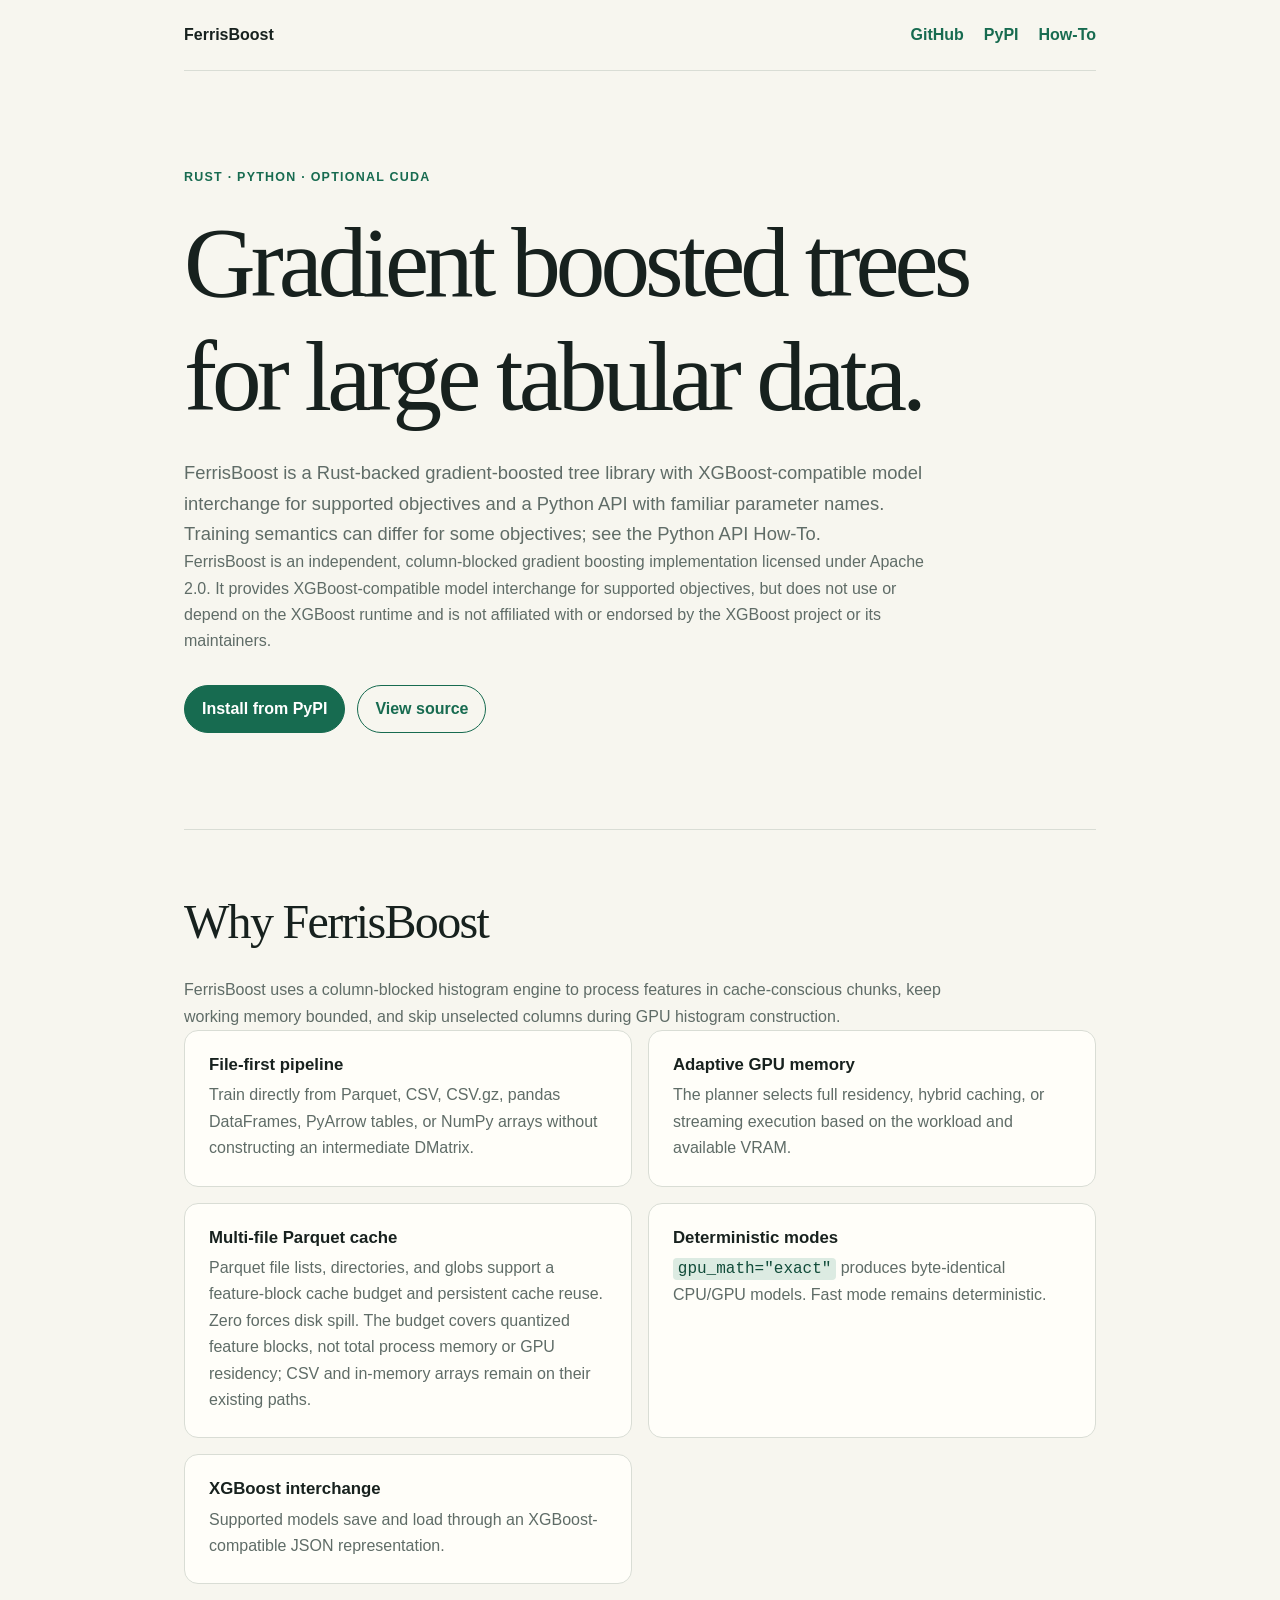
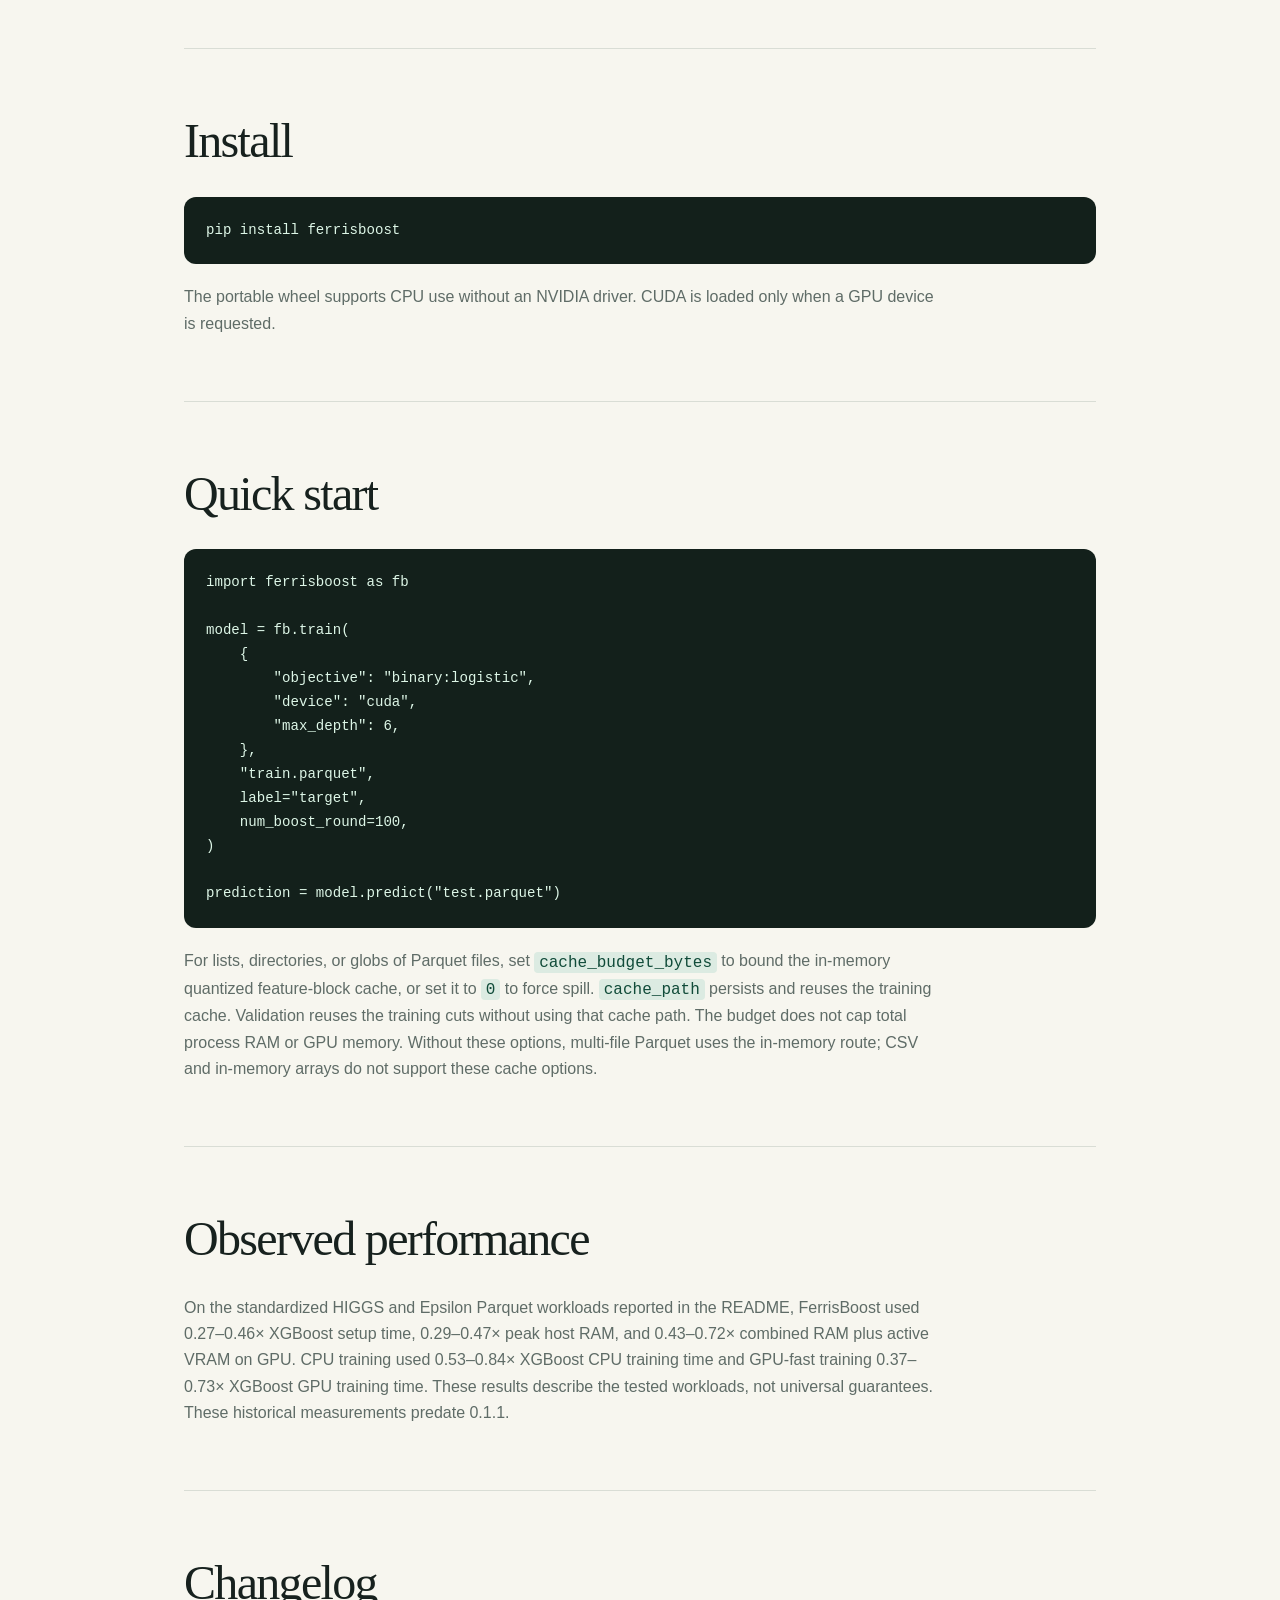
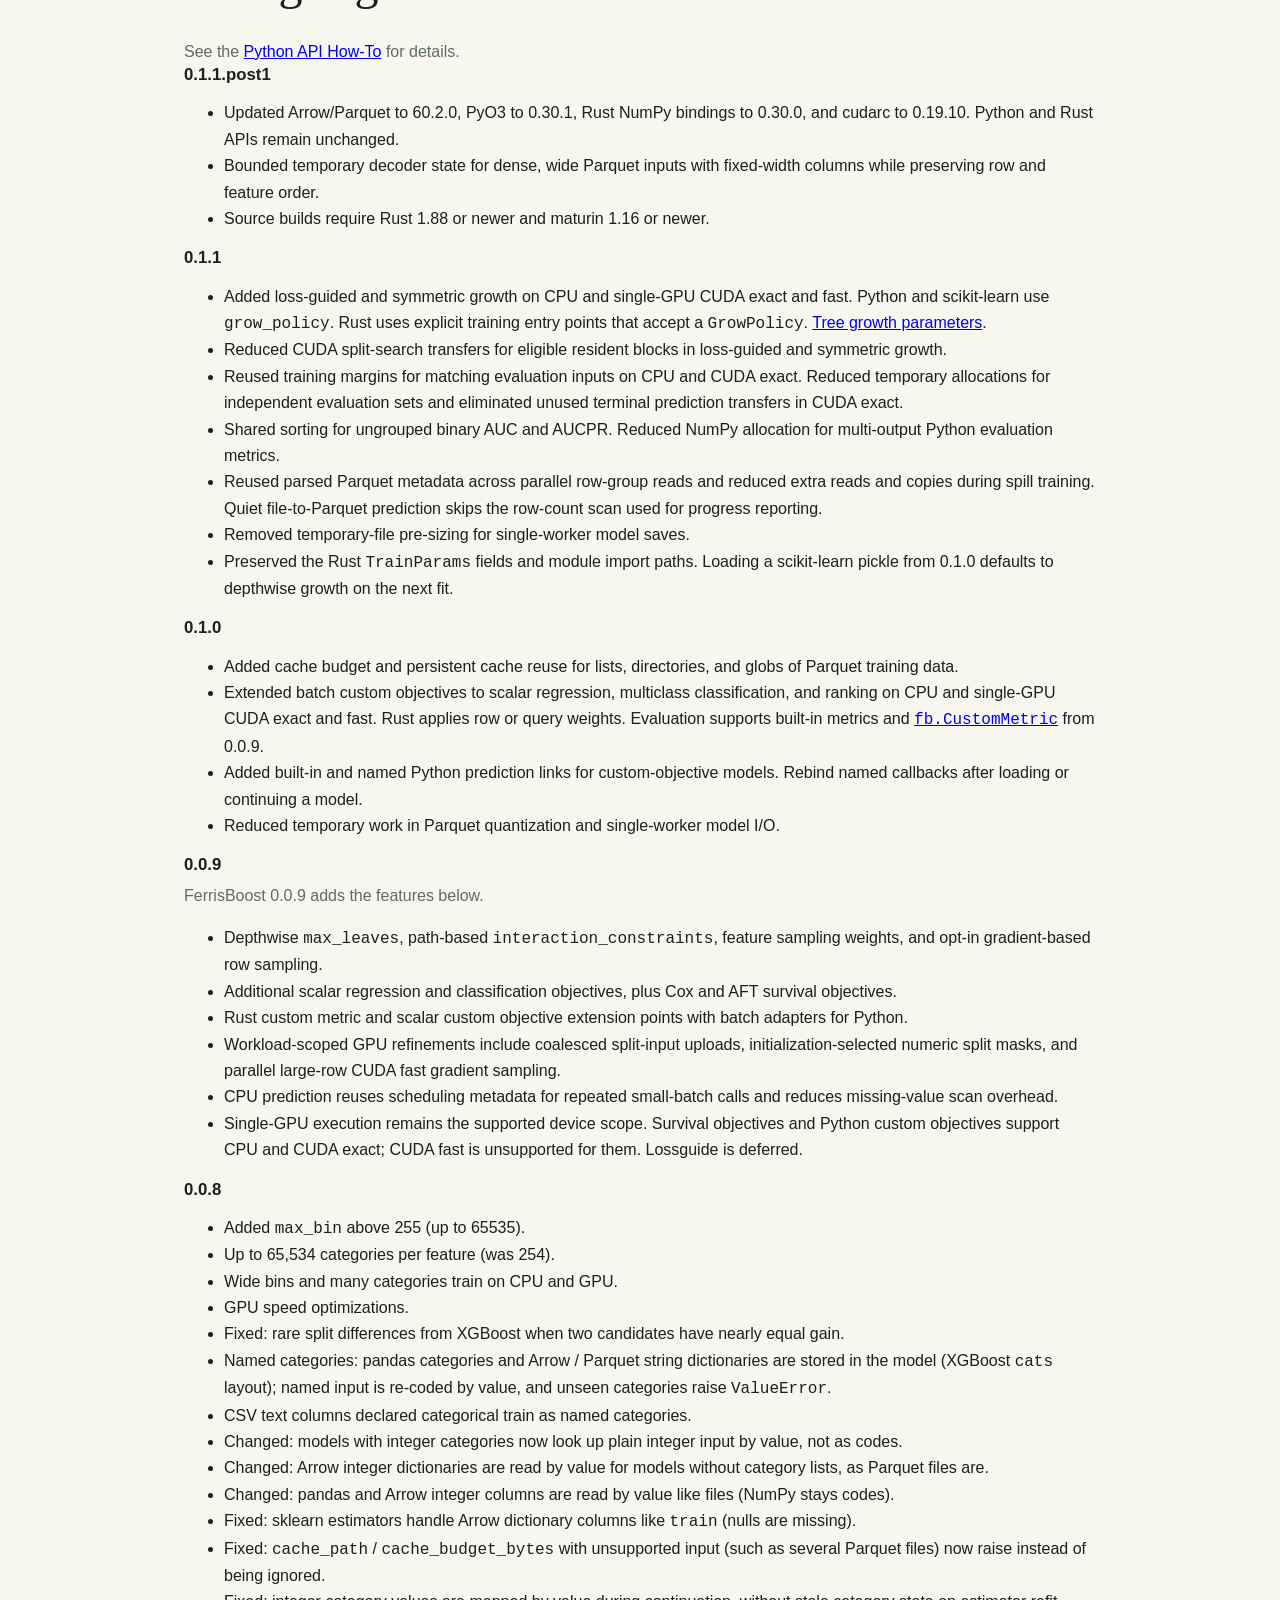
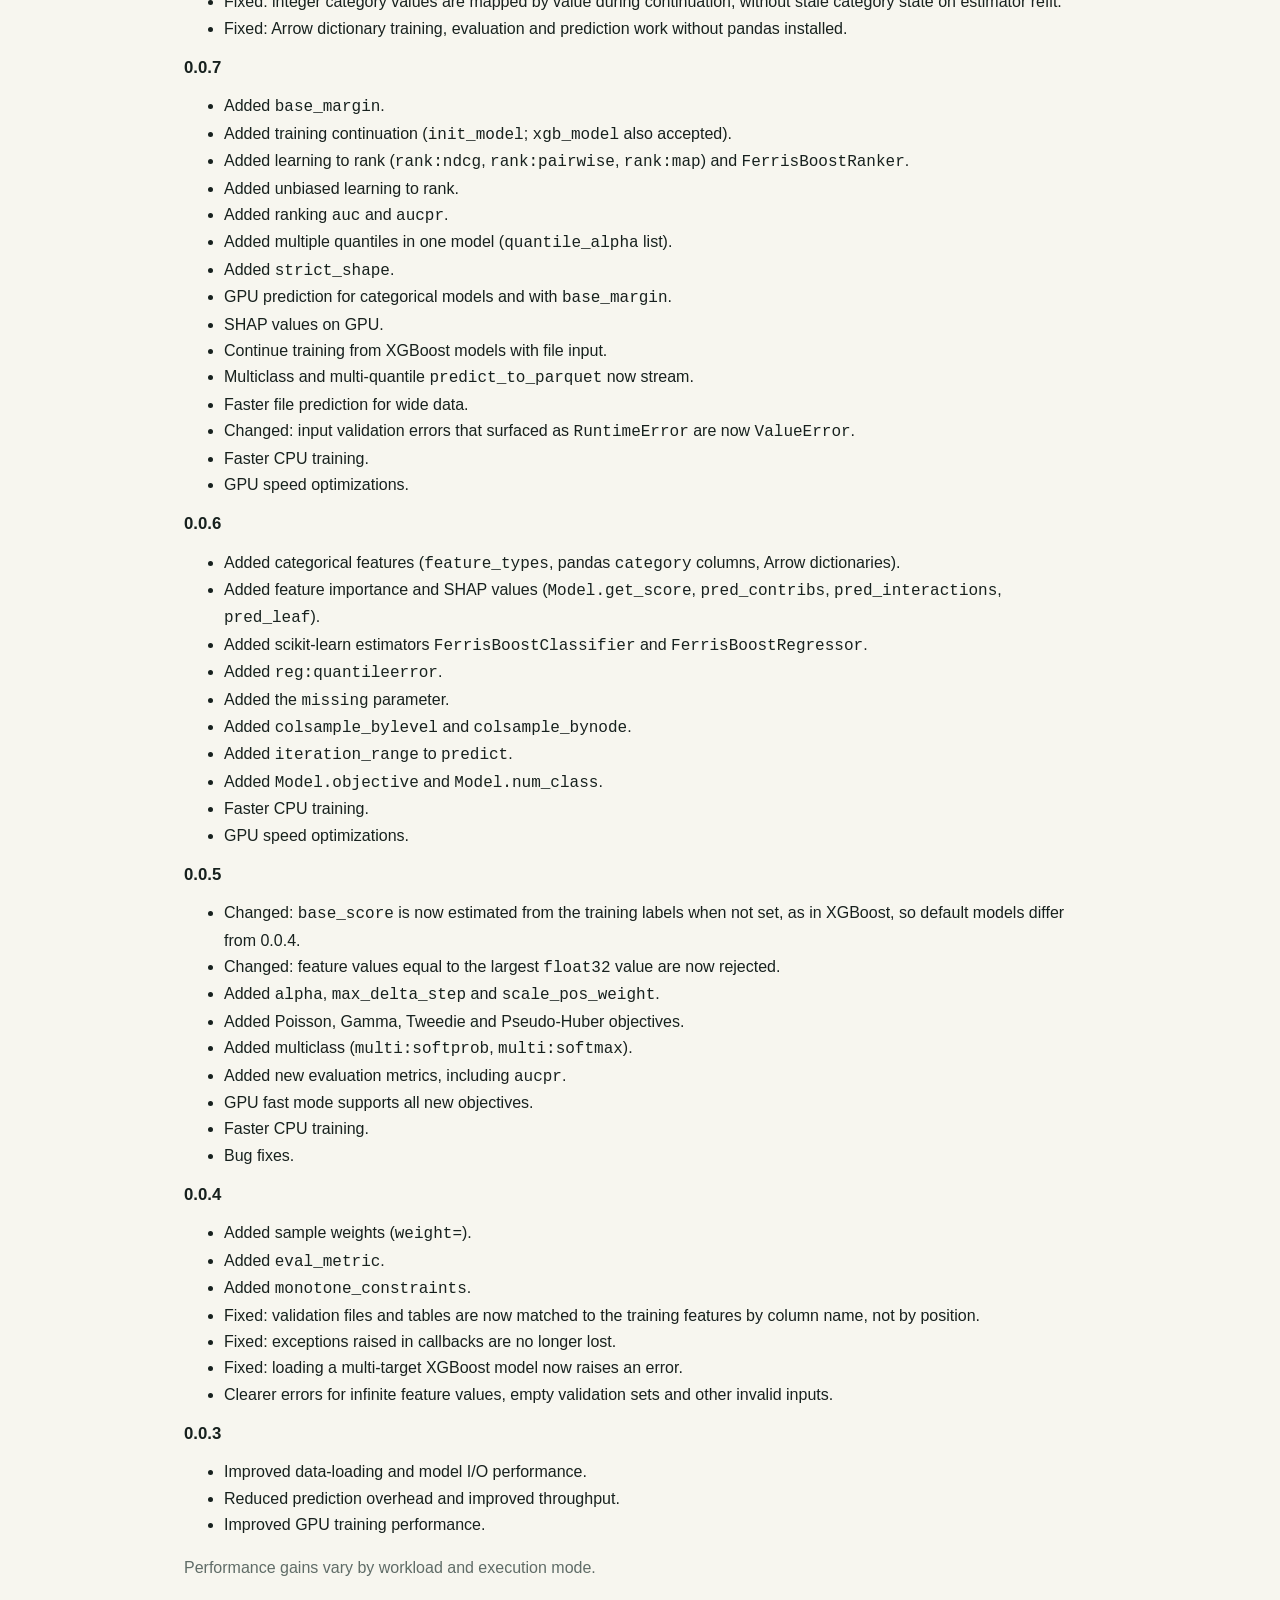
<file: docs/index.html>
<!doctype html>
<html lang="en">
<head>
  <meta charset="utf-8">
  <meta name="viewport" content="width=device-width, initial-scale=1">
  <title>FerrisBoost — Rust-backed gradient boosted trees</title>
  <meta name="description" content="FerrisBoost is a Rust-backed gradient boosted tree library for large tabular data with direct Parquet, CSV, Arrow, and NumPy input and optional CUDA acceleration.">
  <meta name="robots" content="index,follow">
  <link rel="canonical" href="https://mdai001.github.io/FerrisBoost/">
  <link rel="stylesheet" href="./styles.css">
  <script type="application/ld+json">
  {
    "@context": "https://schema.org",
    "@type": "SoftwareSourceCode",
    "name": "FerrisBoost",
    "description": "Rust-backed gradient boosted trees for large tabular data with Python bindings and optional CUDA acceleration.",
    "url": "https://mdai001.github.io/FerrisBoost/",
    "codeRepository": "https://github.com/mdai001/FerrisBoost",
    "programmingLanguage": ["Rust", "Python", "CUDA"],
    "license": "https://www.apache.org/licenses/LICENSE-2.0"
  }
  </script>
</head>
<body>
  <header>
    <a class="brand" href="./">FerrisBoost</a>
    <nav aria-label="Project links">
      <a href="https://github.com/mdai001/FerrisBoost">GitHub</a>
      <a href="https://pypi.org/project/ferrisboost/">PyPI</a>
      <a href="https://github.com/mdai001/FerrisBoost/blob/develop/documents/howto.md">How-To</a>
    </nav>
  </header>

  <main>
    <section class="hero">
      <p class="label">Rust · Python · optional CUDA</p>
      <h1>Gradient boosted trees for large tabular data.</h1>
      <p class="lead">FerrisBoost is a Rust-backed gradient-boosted tree library with XGBoost-compatible model interchange for supported objectives and a Python API with familiar parameter names. Training semantics can differ for some objectives; see the Python API How-To.</p>
      <p>FerrisBoost is an independent, column-blocked gradient boosting implementation licensed under Apache 2.0. It provides XGBoost-compatible model interchange for supported objectives, but does not use or depend on the XGBoost runtime and is not affiliated with or endorsed by the XGBoost project or its maintainers.</p>
      <div class="actions">
        <a class="primary" href="https://pypi.org/project/ferrisboost/">Install from PyPI</a>
        <a href="https://github.com/mdai001/FerrisBoost">View source</a>
      </div>
    </section>

    <section>
      <h2>Why FerrisBoost</h2>
      <p>FerrisBoost uses a column-blocked histogram engine to process features in cache-conscious chunks, keep working memory bounded, and skip unselected columns during GPU histogram construction.</p>
      <div class="grid">
        <article>
          <h3>File-first pipeline</h3>
          <p>Train directly from Parquet, CSV, CSV.gz, pandas DataFrames, PyArrow tables, or NumPy arrays without constructing an intermediate DMatrix.</p>
        </article>
        <article>
          <h3>Adaptive GPU memory</h3>
          <p>The planner selects full residency, hybrid caching, or streaming execution based on the workload and available VRAM.</p>
        </article>
        <article>
          <h3>Multi-file Parquet cache</h3>
          <p>Parquet file lists, directories, and globs support a feature-block cache budget and persistent cache reuse. Zero forces disk spill. The budget covers quantized feature blocks, not total process memory or GPU residency; CSV and in-memory arrays remain on their existing paths.</p>
        </article>
        <article>
          <h3>Deterministic modes</h3>
          <p><code>gpu_math="exact"</code> produces byte-identical CPU/GPU models. Fast mode remains deterministic.</p>
        </article>
        <article>
          <h3>XGBoost interchange</h3>
          <p>Supported models save and load through an XGBoost-compatible JSON representation.</p>
        </article>
      </div>
    </section>

    <section>
      <h2>Install</h2>
      <pre><code>pip install ferrisboost</code></pre>
      <p>The portable wheel supports CPU use without an NVIDIA driver. CUDA is loaded only when a GPU device is requested.</p>
    </section>

    <section>
      <h2>Quick start</h2>
      <pre><code>import ferrisboost as fb

model = fb.train(
    {
        "objective": "binary:logistic",
        "device": "cuda",
        "max_depth": 6,
    },
    "train.parquet",
    label="target",
    num_boost_round=100,
)

prediction = model.predict("test.parquet")</code></pre>
      <p>For lists, directories, or globs of Parquet files, set <code>cache_budget_bytes</code> to bound the in-memory quantized feature-block cache, or set it to <code>0</code> to force spill. <code>cache_path</code> persists and reuses the training cache. Validation reuses the training cuts without using that cache path. The budget does not cap total process RAM or GPU memory. Without these options, multi-file Parquet uses the in-memory route; CSV and in-memory arrays do not support these cache options.</p>
    </section>

    <section>
      <h2>Observed performance</h2>
      <p>On the standardized HIGGS and Epsilon Parquet workloads reported in the README, FerrisBoost used 0.27–0.46× XGBoost setup time, 0.29–0.47× peak host RAM, and 0.43–0.72× combined RAM plus active VRAM on GPU. CPU training used 0.53–0.84× XGBoost CPU training time and GPU-fast training 0.37–0.73× XGBoost GPU training time. These results describe the tested workloads, not universal guarantees. These historical measurements predate 0.1.1.</p>
    </section>

    <section>
      <h2>Changelog</h2>
      <p>See the <a href="https://github.com/mdai001/FerrisBoost/blob/develop/documents/howto.md">Python API How-To</a> for details.</p>
      <h3>0.1.1.post1</h3>
      <ul>
        <li>Updated Arrow/Parquet to 60.2.0, PyO3 to 0.30.1, Rust NumPy bindings to 0.30.0, and cudarc to 0.19.10. Python and Rust APIs remain unchanged.</li>
        <li>Bounded temporary decoder state for dense, wide Parquet inputs with fixed-width columns while preserving row and feature order.</li>
        <li>Source builds require Rust 1.88 or newer and maturin 1.16 or newer.</li>
      </ul>
      <h3>0.1.1</h3>
      <ul>
        <li>Added loss-guided and symmetric growth on CPU and single-GPU CUDA exact and fast. Python and scikit-learn use <code>grow_policy</code>. Rust uses explicit training entry points that accept a <code>GrowPolicy</code>. <a href="https://github.com/mdai001/FerrisBoost/blob/develop/documents/howto.md#tree-growth-and-feature-interactions">Tree growth parameters</a>.</li>
        <li>Reduced CUDA split-search transfers for eligible resident blocks in loss-guided and symmetric growth.</li>
        <li>Reused training margins for matching evaluation inputs on CPU and CUDA exact. Reduced temporary allocations for independent evaluation sets and eliminated unused terminal prediction transfers in CUDA exact.</li>
        <li>Shared sorting for ungrouped binary AUC and AUCPR. Reduced NumPy allocation for multi-output Python evaluation metrics.</li>
        <li>Reused parsed Parquet metadata across parallel row-group reads and reduced extra reads and copies during spill training. Quiet file-to-Parquet prediction skips the row-count scan used for progress reporting.</li>
        <li>Removed temporary-file pre-sizing for single-worker model saves.</li>
        <li>Preserved the Rust <code>TrainParams</code> fields and module import paths. Loading a scikit-learn pickle from 0.1.0 defaults to depthwise growth on the next fit.</li>
      </ul>
      <h3>0.1.0</h3>
      <ul>
        <li>Added cache budget and persistent cache reuse for lists, directories, and globs of Parquet training data.</li>
        <li>Extended batch custom objectives to scalar regression, multiclass classification, and ranking on CPU and single-GPU CUDA exact and fast. Rust applies row or query weights. Evaluation supports built-in metrics and <a href="https://github.com/mdai001/FerrisBoost/blob/develop/documents/howto.md#custom-evaluation-metrics"><code>fb.CustomMetric</code></a> from 0.0.9.</li>
        <li>Added built-in and named Python prediction links for custom-objective models. Rebind named callbacks after loading or continuing a model.</li>
        <li>Reduced temporary work in Parquet quantization and single-worker model I/O.</li>
      </ul>
      <h3>0.0.9</h3>
      <p>FerrisBoost 0.0.9 adds the features below.</p>
      <ul>
        <li>Depthwise <code>max_leaves</code>, path-based <code>interaction_constraints</code>, feature sampling weights, and opt-in gradient-based row sampling.</li>
        <li>Additional scalar regression and classification objectives, plus Cox and AFT survival objectives.</li>
        <li>Rust custom metric and scalar custom objective extension points with batch adapters for Python.</li>
        <li>Workload-scoped GPU refinements include coalesced split-input uploads, initialization-selected numeric split masks, and parallel large-row CUDA fast gradient sampling.</li>
        <li>CPU prediction reuses scheduling metadata for repeated small-batch calls and reduces missing-value scan overhead.</li>
        <li>Single-GPU execution remains the supported device scope. Survival objectives and Python custom objectives support CPU and CUDA exact; CUDA fast is unsupported for them. Lossguide is deferred.</li>
      </ul>
      <h3>0.0.8</h3>
      <ul>
        <li>Added <code>max_bin</code> above 255 (up to 65535).</li>
        <li>Up to 65,534 categories per feature (was 254).</li>
        <li>Wide bins and many categories train on CPU and GPU.</li>
        <li>GPU speed optimizations.</li>
        <li>Fixed: rare split differences from XGBoost when two candidates have nearly equal gain.</li>
        <li>Named categories: pandas categories and Arrow / Parquet string dictionaries are stored in the model (XGBoost <code>cats</code> layout); named input is re-coded by value, and unseen categories raise <code>ValueError</code>.</li>
        <li>CSV text columns declared categorical train as named categories.</li>
        <li>Changed: models with integer categories now look up plain integer input by value, not as codes.</li>
        <li>Changed: Arrow integer dictionaries are read by value for models without category lists, as Parquet files are.</li>
        <li>Changed: pandas and Arrow integer columns are read by value like files (NumPy stays codes).</li>
        <li>Fixed: sklearn estimators handle Arrow dictionary columns like <code>train</code> (nulls are missing).</li>
        <li>Fixed: <code>cache_path</code> / <code>cache_budget_bytes</code> with unsupported input (such as several Parquet files) now raise instead of being ignored.</li>
        <li>Fixed: integer category values are mapped by value during continuation, without stale category state on estimator refit.</li>
        <li>Fixed: Arrow dictionary training, evaluation and prediction work without pandas installed.</li>
      </ul>
      <h3>0.0.7</h3>
      <ul>
        <li>Added <code>base_margin</code>.</li>
        <li>Added training continuation (<code>init_model</code>; <code>xgb_model</code> also accepted).</li>
        <li>Added learning to rank (<code>rank:ndcg</code>, <code>rank:pairwise</code>, <code>rank:map</code>) and <code>FerrisBoostRanker</code>.</li>
        <li>Added unbiased learning to rank.</li>
        <li>Added ranking <code>auc</code> and <code>aucpr</code>.</li>
        <li>Added multiple quantiles in one model (<code>quantile_alpha</code> list).</li>
        <li>Added <code>strict_shape</code>.</li>
        <li>GPU prediction for categorical models and with <code>base_margin</code>.</li>
        <li>SHAP values on GPU.</li>
        <li>Continue training from XGBoost models with file input.</li>
        <li>Multiclass and multi-quantile <code>predict_to_parquet</code> now stream.</li>
        <li>Faster file prediction for wide data.</li>
        <li>Changed: input validation errors that surfaced as <code>RuntimeError</code> are now <code>ValueError</code>.</li>
        <li>Faster CPU training.</li>
        <li>GPU speed optimizations.</li>
      </ul>
      <h3>0.0.6</h3>
      <ul>
        <li>Added categorical features (<code>feature_types</code>, pandas <code>category</code> columns, Arrow dictionaries).</li>
        <li>Added feature importance and SHAP values (<code>Model.get_score</code>, <code>pred_contribs</code>, <code>pred_interactions</code>, <code>pred_leaf</code>).</li>
        <li>Added scikit-learn estimators <code>FerrisBoostClassifier</code> and <code>FerrisBoostRegressor</code>.</li>
        <li>Added <code>reg:quantileerror</code>.</li>
        <li>Added the <code>missing</code> parameter.</li>
        <li>Added <code>colsample_bylevel</code> and <code>colsample_bynode</code>.</li>
        <li>Added <code>iteration_range</code> to <code>predict</code>.</li>
        <li>Added <code>Model.objective</code> and <code>Model.num_class</code>.</li>
        <li>Faster CPU training.</li>
        <li>GPU speed optimizations.</li>
      </ul>
      <h3>0.0.5</h3>
      <ul>
        <li>Changed: <code>base_score</code> is now estimated from the training labels when not set, as in XGBoost, so default models differ from 0.0.4.</li>
        <li>Changed: feature values equal to the largest <code>float32</code> value are now rejected.</li>
        <li>Added <code>alpha</code>, <code>max_delta_step</code> and <code>scale_pos_weight</code>.</li>
        <li>Added Poisson, Gamma, Tweedie and Pseudo-Huber objectives.</li>
        <li>Added multiclass (<code>multi:softprob</code>, <code>multi:softmax</code>).</li>
        <li>Added new evaluation metrics, including <code>aucpr</code>.</li>
        <li>GPU fast mode supports all new objectives.</li>
        <li>Faster CPU training.</li>
        <li>Bug fixes.</li>
      </ul>
      <h3>0.0.4</h3>
      <ul>
        <li>Added sample weights (<code>weight=</code>).</li>
        <li>Added <code>eval_metric</code>.</li>
        <li>Added <code>monotone_constraints</code>.</li>
        <li>Fixed: validation files and tables are now matched to the training features by column name, not by position.</li>
        <li>Fixed: exceptions raised in callbacks are no longer lost.</li>
        <li>Fixed: loading a multi-target XGBoost model now raises an error.</li>
        <li>Clearer errors for infinite feature values, empty validation sets and other invalid inputs.</li>
      </ul>
      <h3>0.0.3</h3>
      <ul>
        <li>Improved data-loading and model I/O performance.</li>
        <li>Reduced prediction overhead and improved throughput.</li>
        <li>Improved GPU training performance.</li>
      </ul>
      <p>Performance gains vary by workload and execution mode.</p>
    </section>
  </main>

  <footer>
    <span>FerrisBoost</span>
    <span>Apache-2.0</span>
  </footer>
</body>
</html>
</file>
<file: docs/styles.css>
:root {
  color-scheme: light;
  --ink: #17211e;
  --muted: #5f6c67;
  --paper: #f7f6ef;
  --surface: #fffef9;
  --line: #d9ddd5;
  --green: #176b50;
}

* { box-sizing: border-box; }

body {
  max-width: 960px;
  margin: 0 auto;
  padding: 0 24px;
  color: var(--ink);
  background: var(--paper);
  font-family: Inter, ui-sans-serif, -apple-system, BlinkMacSystemFont, "Segoe UI", sans-serif;
  line-height: 1.65;
}

header,
footer {
  display: flex;
  align-items: center;
  justify-content: space-between;
  gap: 24px;
  padding: 22px 0;
  border-bottom: 1px solid var(--line);
}

.brand {
  color: var(--ink);
  font-weight: 800;
  text-decoration: none;
}

nav { display: flex; gap: 20px; }

nav a,
.actions a {
  color: var(--green);
  font-weight: 700;
  text-decoration: none;
}

nav a:hover,
.actions a:hover { text-decoration: underline; }

main { padding-bottom: 72px; }

section {
  padding: 64px 0;
  border-bottom: 1px solid var(--line);
}

.hero { padding: 96px 0; }

.label {
  color: var(--green);
  font-size: .78rem;
  font-weight: 800;
  letter-spacing: .1em;
  text-transform: uppercase;
}

h1,
h2,
h3 { line-height: 1.15; }

h1 {
  max-width: 800px;
  margin: 18px 0 24px;
  font-family: Georgia, "Times New Roman", serif;
  font-size: clamp(3rem, 8vw, 6.2rem);
  font-weight: 500;
  letter-spacing: -.05em;
}

h2 {
  margin: 0 0 28px;
  font-family: Georgia, "Times New Roman", serif;
  font-size: clamp(2rem, 4vw, 3rem);
  font-weight: 500;
  letter-spacing: -.035em;
}

h3 { margin: 0 0 8px; font-size: 1.05rem; }

p { max-width: 760px; margin: 0; color: var(--muted); }

.lead { font-size: 1.15rem; }

.actions {
  display: flex;
  flex-wrap: wrap;
  gap: 12px;
  margin-top: 30px;
}

.actions a {
  padding: 10px 17px;
  border: 1px solid var(--green);
  border-radius: 999px;
}

.actions .primary { color: white; background: var(--green); }

.grid {
  display: grid;
  grid-template-columns: repeat(2, 1fr);
  gap: 16px;
}

article {
  padding: 24px;
  border: 1px solid var(--line);
  border-radius: 14px;
  background: var(--surface);
}

pre {
  overflow-x: auto;
  margin: 0 0 20px;
  padding: 22px;
  color: #ddf6e7;
  background: #13201b;
  border-radius: 12px;
  font: .88rem/1.7 ui-monospace, SFMono-Regular, Menlo, Consolas, monospace;
}

code { font-family: ui-monospace, SFMono-Regular, Menlo, Consolas, monospace; }
p code { padding: .1rem .3rem; color: #104b39; background: #dcebe2; border-radius: .25rem; }

footer {
  color: var(--muted);
  border-top: 0;
  border-bottom: 0;
  font-size: .8rem;
}

@media (max-width: 640px) {
  body { padding: 0 18px; }
  header { align-items: flex-start; }
  nav { flex-direction: column; gap: 4px; text-align: right; }
  section { padding: 48px 0; }
  .hero { padding: 72px 0; }
  .grid { grid-template-columns: 1fr; }
}
</file>
